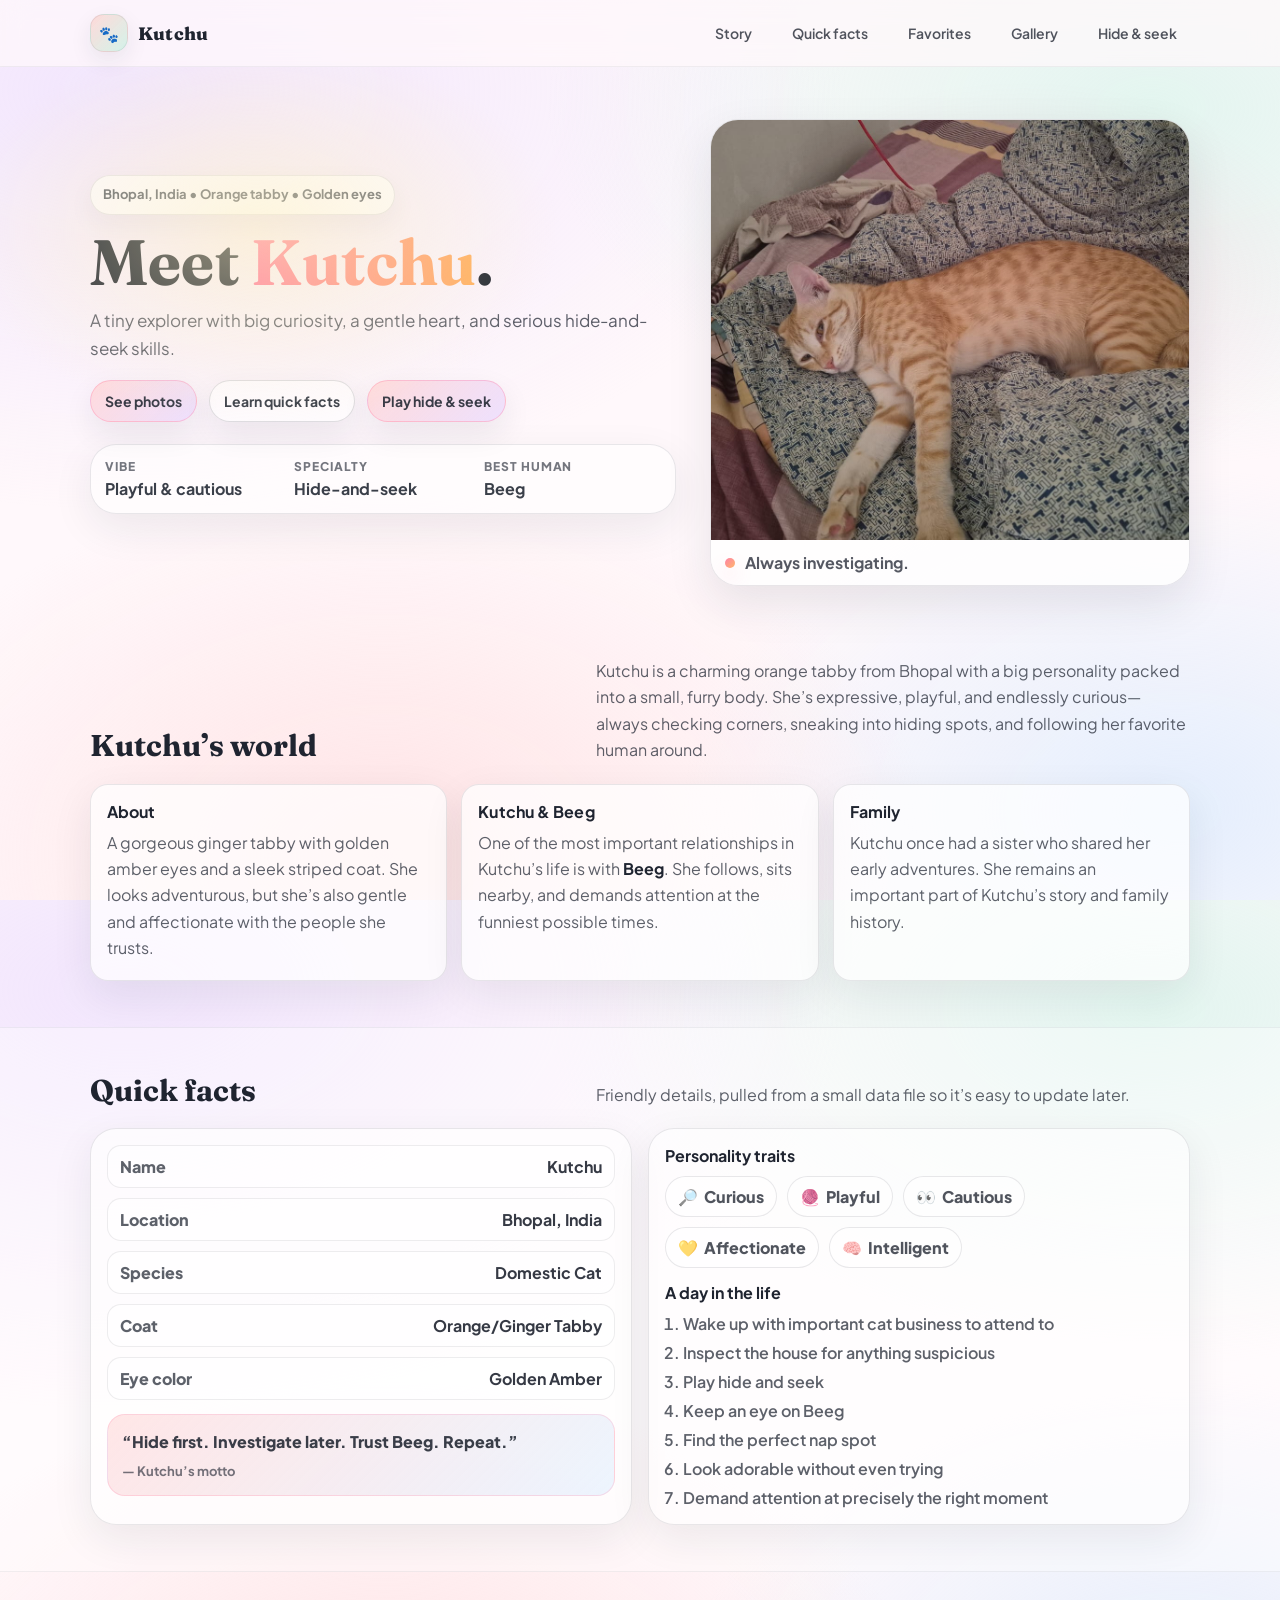
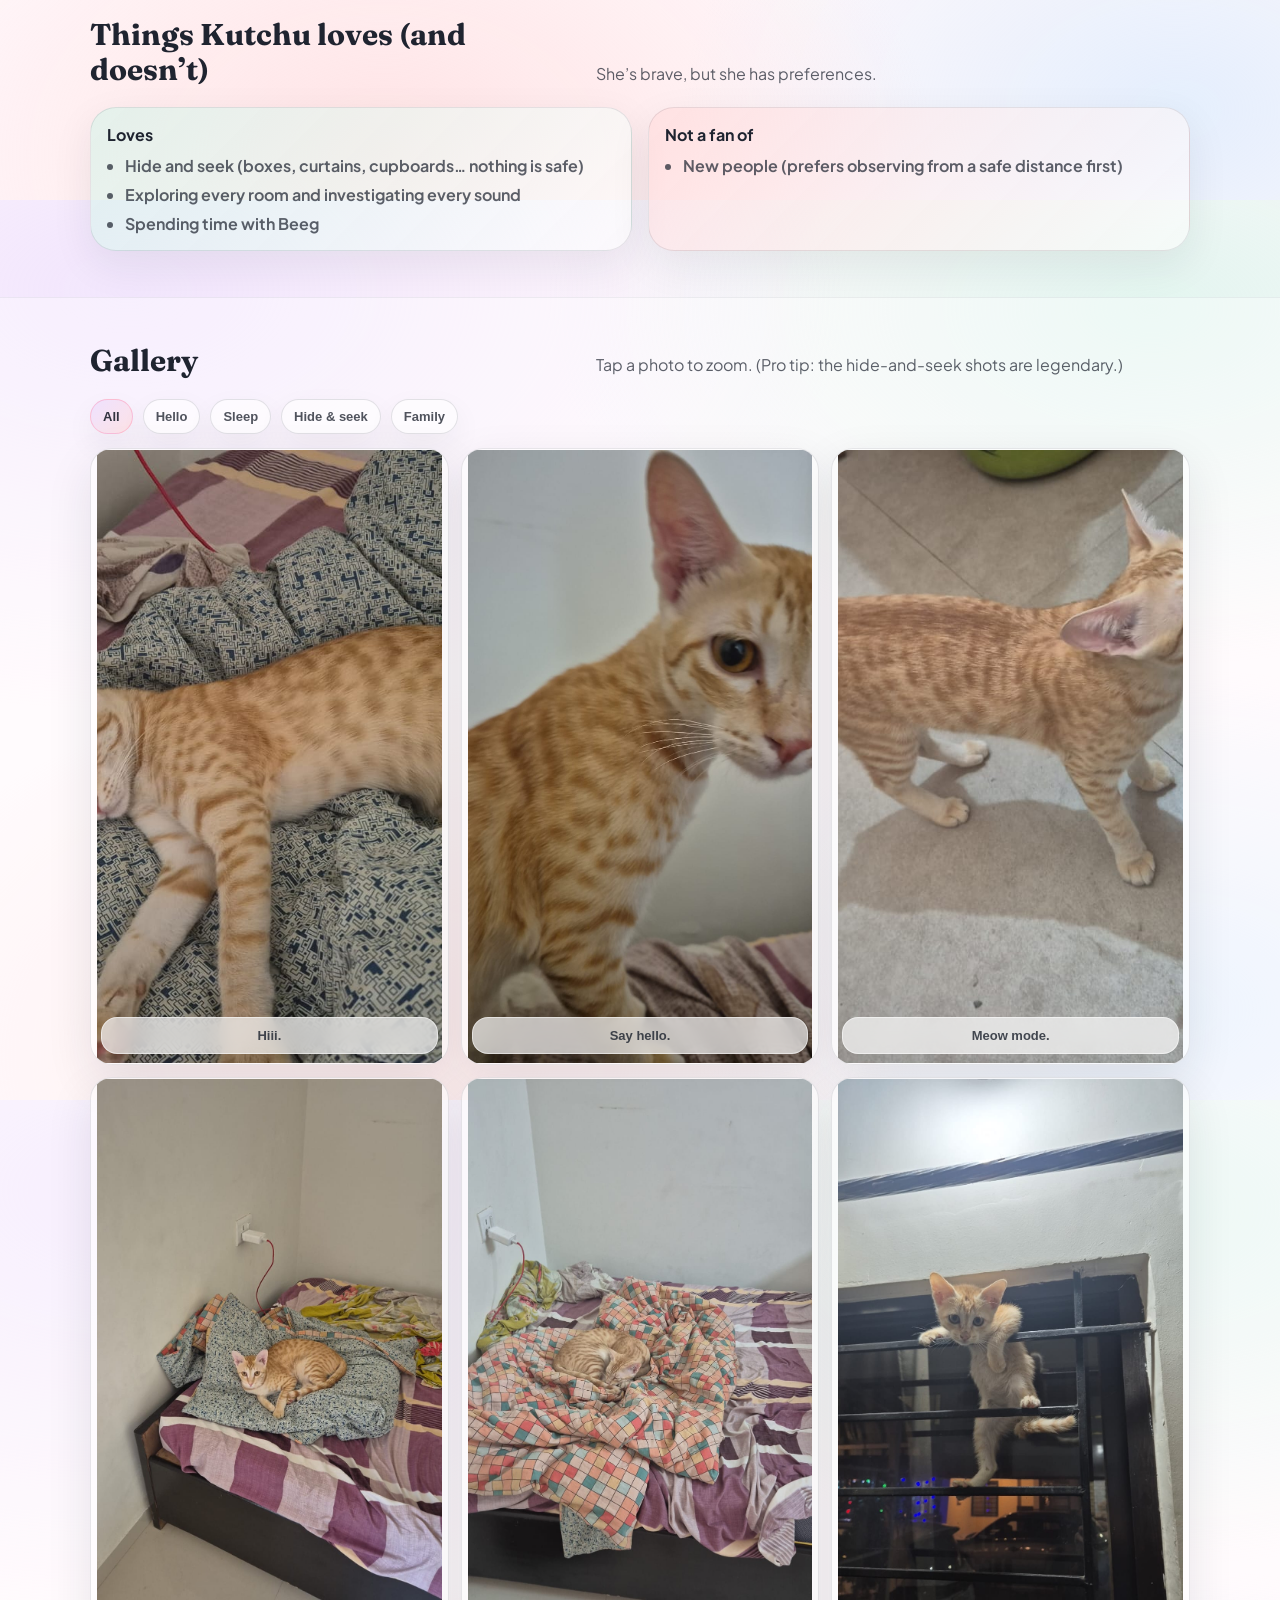
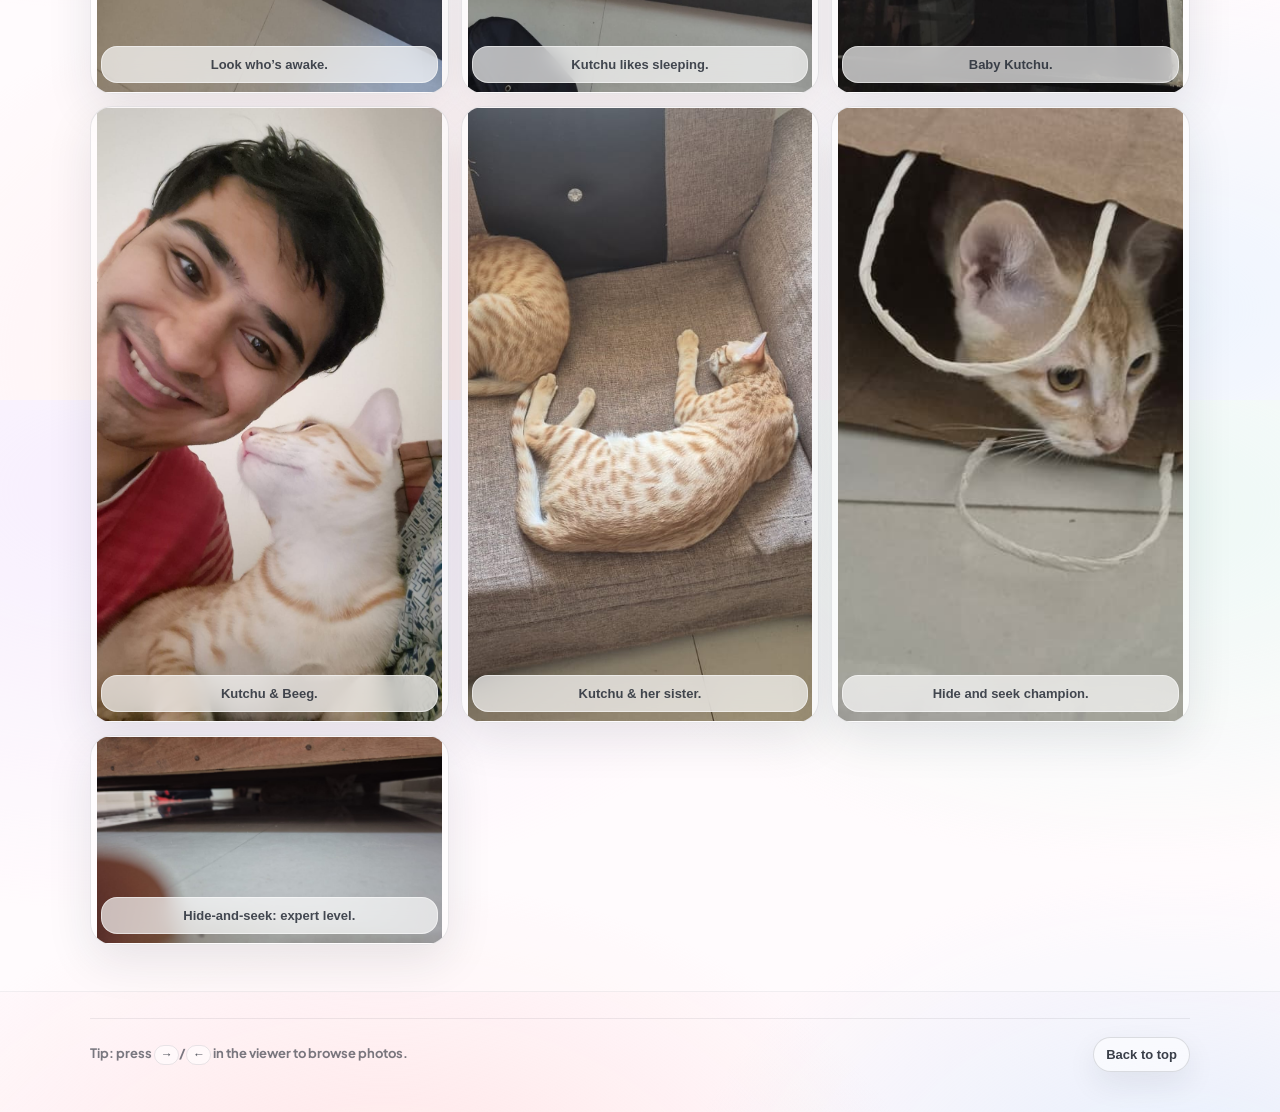
<file: index.html>
<!doctype html>
<html lang="en">
  <head>
    <meta charset="UTF-8" />
    <meta name="viewport" content="width=device-width, initial-scale=1.0" />
    <title>Meet Kutchu — Cute Cat Website</title>
    <meta
      name="description"
      content="Kutchu is a charming orange tabby from Bhopal — playful, curious, affectionate, and a hide-and-seek champion."
    />

    <meta property="og:title" content="Meet Kutchu" />
    <meta
      property="og:description"
      content="A friendly pastel website about Kutchu: story, quick facts, and photo gallery."
    />
    <meta property="og:type" content="website" />

    <link rel="icon" href="data:image/svg+xml,%3Csvg xmlns='http://www.w3.org/2000/svg' viewBox='0 0 100 100'%3E%3Ctext y='.9em' font-size='90'%3E%F0%9F%90%B1%3C/text%3E%3C/svg%3E" />
    <link rel="preconnect" href="https://fonts.googleapis.com" />
    <link rel="preconnect" href="https://fonts.gstatic.com" crossorigin />
    <link
      href="https://fonts.googleapis.com/css2?family=Plus+Jakarta+Sans:wght@400;500;600;700&family=Fraunces:opsz,wght@9..144,600;700&display=swap"
      rel="stylesheet"
    />
    <link rel="stylesheet" href="./styles.css" />
  </head>
  <body>
    <a class="skip-link" href="#main">Skip to content</a>

    <header class="site-header">
      <div class="container header-inner">
        <div class="brand">
          <span class="brand-mark" aria-hidden="true">🐾</span>
          <span class="brand-name">Kutchu</span>
        </div>
        <nav class="nav" aria-label="Primary">
          <a href="#story">Story</a>
          <a href="#facts">Quick facts</a>
          <a href="#favorites">Favorites</a>
          <a href="#gallery">Gallery</a>
          <a href="./game.html">Hide &amp; seek</a>
        </nav>
      </div>
    </header>

    <main id="main">
      <section class="hero">
        <div class="container hero-grid">
          <div class="hero-copy">
            <p class="pill" aria-label="Location">Bhopal, India • Orange tabby • Golden eyes</p>
            <h1>Meet <span class="accent">Kutchu</span>.</h1>
            <p class="lede">
              A tiny explorer with big curiosity, a gentle heart, and serious hide-and-seek skills.
            </p>
            <div class="hero-cta">
              <a class="btn primary" href="#gallery">See photos</a>
              <a class="btn ghost" href="#facts">Learn quick facts</a>
              <a class="btn primary" href="./game.html">Play hide &amp; seek</a>
            </div>
            <dl class="mini-stats" aria-label="Highlights">
              <div>
                <dt>Vibe</dt>
                <dd>Playful & cautious</dd>
              </div>
              <div>
                <dt>Specialty</dt>
                <dd>Hide-and-seek</dd>
              </div>
              <div>
                <dt>Best human</dt>
                <dd>Beeg</dd>
              </div>
            </dl>
          </div>

          <div class="hero-media" aria-label="Featured photo of Kutchu">
            <figure class="frame">
              <img
                id="heroImage"
                src="./hiii.jpeg"
                alt="Kutchu looking curious and adorable"
                loading="eager"
                decoding="async"
              />
              <figcaption>
                <span class="dot" aria-hidden="true"></span>
                <span id="heroCaption">Always investigating.</span>
              </figcaption>
            </figure>
          </div>
        </div>
        <div class="hero-bg" aria-hidden="true"></div>
      </section>

      <section id="story" class="section">
        <div class="container">
          <div class="section-head">
            <h2>Kutchu’s world</h2>
            <p>
              Kutchu is a charming orange tabby from Bhopal with a big personality packed into a small, furry body.
              She’s expressive, playful, and endlessly curious—always checking corners, sneaking into hiding spots,
              and following her favorite human around.
            </p>
          </div>

          <div class="cards">
            <article class="card">
              <h3>About</h3>
              <p>
                A gorgeous ginger tabby with golden amber eyes and a sleek striped coat. She looks adventurous, but
                she’s also gentle and affectionate with the people she trusts.
              </p>
            </article>
            <article class="card">
              <h3>Kutchu & Beeg</h3>
              <p>
                One of the most important relationships in Kutchu’s life is with <strong>Beeg</strong>. She follows,
                sits nearby, and demands attention at the funniest possible times.
              </p>
            </article>
            <article class="card">
              <h3>Family</h3>
              <p>
                Kutchu once had a sister who shared her early adventures. She remains an important part of Kutchu’s story
                and family history.
              </p>
            </article>
          </div>
        </div>
      </section>

      <section id="facts" class="section section-tint">
        <div class="container">
          <div class="section-head">
            <h2>Quick facts</h2>
            <p>Friendly details, pulled from a small data file so it’s easy to update later.</p>
          </div>

          <div class="facts-grid">
            <div class="facts-panel">
              <ul id="factsList" class="facts-list" aria-label="Kutchu quick facts"></ul>
              <div class="quote">
                <p class="quote-text">
                  <span aria-hidden="true">“</span><span id="mottoText">Hide first. Investigate later. Trust Beeg. Repeat.</span><span aria-hidden="true">”</span>
                </p>
                <p class="quote-by">— Kutchu’s motto</p>
              </div>
            </div>

            <div class="traits">
              <h3>Personality traits</h3>
              <div id="traitsChips" class="chips" aria-label="Personality traits"></div>
              <div class="day">
                <h3>A day in the life</h3>
                <ol id="dayList" class="day-list" aria-label="A day in the life of Kutchu"></ol>
              </div>
            </div>
          </div>
        </div>
      </section>

      <section id="favorites" class="section">
        <div class="container">
          <div class="section-head">
            <h2>Things Kutchu loves (and doesn’t)</h2>
            <p>She’s brave, but she has preferences.</p>
          </div>

          <div class="split">
            <div class="panel love">
              <h3>Loves</h3>
              <ul id="lovesList" class="bullets"></ul>
            </div>
            <div class="panel nope">
              <h3>Not a fan of</h3>
              <ul id="nopeList" class="bullets"></ul>
            </div>
          </div>
        </div>
      </section>

      <section id="gallery" class="section section-tint">
        <div class="container">
          <div class="section-head">
            <h2>Gallery</h2>
            <p>Tap a photo to zoom. (Pro tip: the hide-and-seek shots are legendary.)</p>
          </div>

          <div class="gallery-toolbar">
            <button class="chip-btn" type="button" data-filter="all" aria-pressed="true">All</button>
            <button class="chip-btn" type="button" data-filter="hello" aria-pressed="false">Hello</button>
            <button class="chip-btn" type="button" data-filter="sleep" aria-pressed="false">Sleep</button>
            <button class="chip-btn" type="button" data-filter="hide" aria-pressed="false">Hide & seek</button>
            <button class="chip-btn" type="button" data-filter="family" aria-pressed="false">Family</button>
          </div>

          <div id="galleryGrid" class="gallery-grid" aria-label="Photo gallery"></div>
        </div>
      </section>
    </main>

    <footer class="site-footer">
      <div class="container footer-inner">
        <p class="tiny">Tip: press <kbd>→</kbd>/<kbd>←</kbd> in the viewer to browse photos.</p>
        <button id="backToTop" class="btn small ghost" type="button">Back to top</button>
      </div>
    </footer>

    <div id="lightbox" class="lightbox" aria-hidden="true" role="dialog" aria-label="Image viewer">
      <div class="lightbox-backdrop" data-close="true"></div>
      <div class="lightbox-card" role="document">
        <button class="lightbox-close" type="button" aria-label="Close" data-close="true">✕</button>
        <img id="lightboxImg" alt="" />
        <p id="lightboxCaption" class="lightbox-caption"></p>
        <div class="lightbox-nav">
          <button id="prevBtn" class="btn small ghost" type="button">Prev</button>
          <button id="nextBtn" class="btn small primary" type="button">Next</button>
        </div>
      </div>
    </div>

    <script id="kutchuData" type="application/json">
      {
        "name": "Kutchu",
        "location": "Bhopal, India",
        "species": "Domestic Cat",
        "coat": "Orange/Ginger Tabby",
        "eyeColor": "Golden Amber",
        "personality": ["Curious", "Playful", "Cautious", "Affectionate", "Intelligent"],
        "motto": "Hide first. Investigate later. Trust Beeg. Repeat.",
        "loves": [
          "Hide and seek (boxes, curtains, cupboards… nothing is safe)",
          "Exploring every room and investigating every sound",
          "Spending time with Beeg"
        ],
        "dislikes": ["New people (prefers observing from a safe distance first)"],
        "dayInLife": [
          "Wake up with important cat business to attend to",
          "Inspect the house for anything suspicious",
          "Play hide and seek",
          "Keep an eye on Beeg",
          "Find the perfect nap spot",
          "Look adorable without even trying",
          "Demand attention at precisely the right moment"
        ],
        "hero": { "src": "hiii.jpeg", "caption": "Always investigating." },
        "gallery": [
          { "src": "hiii.jpeg", "caption": "Hiii.", "tags": ["hello"] },
          { "src": "say hello.jpeg", "caption": "Say hello.", "tags": ["hello"] },
          { "src": "meow.jpeg", "caption": "Meow mode.", "tags": ["hello"] },
          { "src": "look whos awake.jpeg", "caption": "Look who’s awake.", "tags": ["hello"] },
          { "src": "kucthu likes sleeping.jpeg", "caption": "Kutchu likes sleeping.", "tags": ["sleep"] },
          { "src": "baby kutchu.jpeg", "caption": "Baby Kutchu.", "tags": ["family"] },
          { "src": "kutchu and beeg.jpeg", "caption": "Kutchu & Beeg.", "tags": ["family"] },
          { "src": "kutchu and sister.jpeg", "caption": "Kutchu & her sister.", "tags": ["family"] },
          { "src": "hide and seek.jpeg", "caption": "Hide and seek champion.", "tags": ["hide"] },
          { "src": "kutchu likes playing hide and seek.jpeg", "caption": "Hide-and-seek: expert level.", "tags": ["hide"] }
        ]
      }
    </script>
    <script src="./script.js" defer></script>
  </body>
</html>
</file>
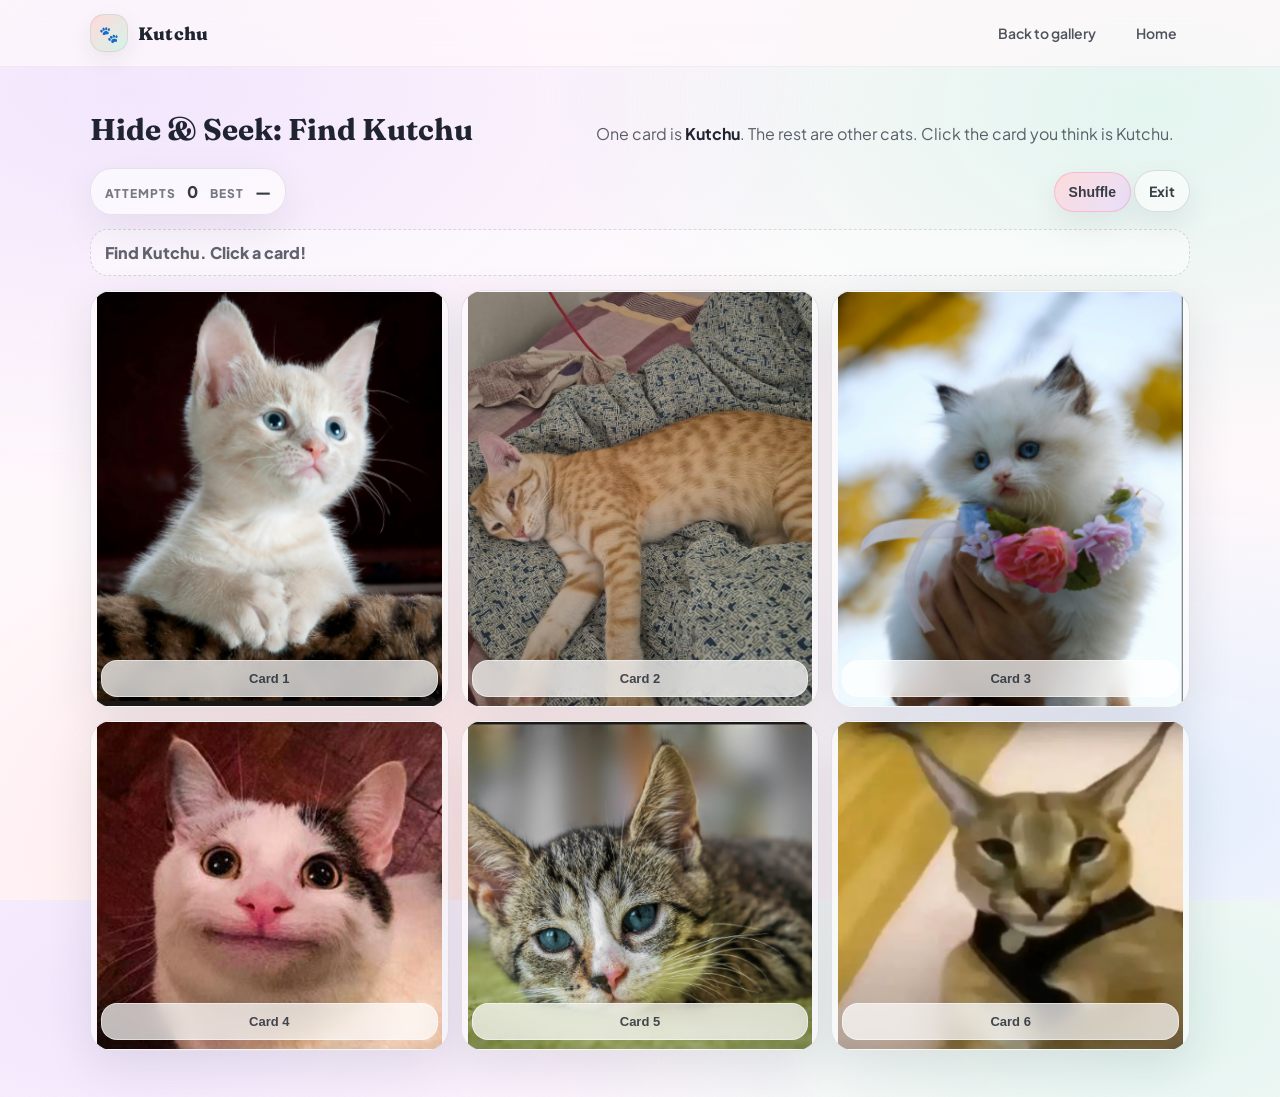
<file: game.html>
<!doctype html>
<html lang="en">
  <head>
    <meta charset="UTF-8" />
    <meta name="viewport" content="width=device-width, initial-scale=1.0" />
    <title>Hide & Seek — Find Kutchu</title>
    <meta name="description" content="A fun hide-and-seek game: find Kutchu among other cats." />
    <link rel="icon" href="data:image/svg+xml,%3Csvg xmlns='http://www.w3.org/2000/svg' viewBox='0 0 100 100'%3E%3Ctext y='.9em' font-size='90'%3E%F0%9F%90%B1%3C/text%3E%3C/svg%3E" />
    <link rel="preconnect" href="https://fonts.googleapis.com" />
    <link rel="preconnect" href="https://fonts.gstatic.com" crossorigin />
    <link
      href="https://fonts.googleapis.com/css2?family=Plus+Jakarta+Sans:wght@400;600;700;800&family=Fraunces:opsz,wght@9..144,650;750&display=swap"
      rel="stylesheet"
    />
    <link rel="stylesheet" href="./styles.css" />
    <link rel="stylesheet" href="./game.css" />
  </head>
  <body>
    <a class="skip-link" href="#main">Skip to content</a>

    <header class="site-header">
      <div class="container header-inner">
        <div class="brand">
          <span class="brand-mark" aria-hidden="true">🐾</span>
          <a class="brand-name" href="./index.html">Kutchu</a>
        </div>
        <nav class="nav" aria-label="Primary">
          <a href="./index.html#gallery">Back to gallery</a>
          <a href="./index.html">Home</a>
        </nav>
      </div>
    </header>

    <main id="main" class="game">
      <section class="section">
        <div class="container">
          <div class="section-head">
            <h2>Hide &amp; Seek: Find Kutchu</h2>
            <p>
              One card is <strong>Kutchu</strong>. The rest are other cats. Click the card you think is Kutchu.
            </p>
          </div>

          <div class="game-top">
            <div class="score">
              <div><span class="label">Attempts</span> <span id="attempts" class="value">0</span></div>
              <div><span class="label">Best</span> <span id="best" class="value">—</span></div>
            </div>
            <div class="game-actions">
              <button id="shuffleBtn" class="btn primary" type="button">Shuffle</button>
              <a class="btn ghost" href="./index.html">Exit</a>
            </div>
          </div>

          <div id="status" class="status" role="status" aria-live="polite"></div>

          <div id="grid" class="cat-grid" aria-label="Cat cards grid"></div>
        </div>
      </section>
    </main>

    <div id="winModal" class="lightbox" aria-hidden="true" role="dialog" aria-label="You found Kutchu">
      <div class="lightbox-backdrop" data-close="true"></div>
      <div class="win-card" role="document">
        <h3>You found Kutchu!</h3>
        <p id="winText" class="win-text"></p>
        <div class="win-actions">
          <button id="playAgainBtn" class="btn primary" type="button">Play again</button>
          <a class="btn ghost" href="./index.html">Back home</a>
        </div>
      </div>
    </div>

    <script id="gameData" type="application/json">
      {
        "kutchu": { "src": "hiii.jpeg", "label": "Kutchu" },
        "others": [
          "Screenshot 2026-06-02 131647.png",
          "Screenshot 2026-06-02 131656.png",
          "Screenshot 2026-06-02 131719.png",
          "Screenshot 2026-06-02 131754.png",
          "Screenshot 2026-06-02 131810.png"
        ]
      }
    </script>
    <script src="./game.js" defer></script>
  </body>
</html>
</file>
<file: styles.css>
:root{
  --bg: #fff8fb;
  --card: rgba(255,255,255,.72);
  --text: #1f2430;
  --muted: rgba(31,36,48,.72);
  --stroke: rgba(31,36,48,.12);
  --shadow: 0 18px 45px rgba(31, 36, 48, .10);

  --peach: #ffd6d6;
  --mint: #ccf3e6;
  --lilac: #e7d7ff;
  --sky: #cfe7ff;
  --butter: #fff2c2;
  --accent: #ff7aa2;

  --radius: 18px;
  --radius-lg: 26px;
  --container: 1100px;

  color-scheme: light;
}

*{ box-sizing: border-box; }
html, body{ height: 100%; }
body{
  margin: 0;
  font-family: "Plus Jakarta Sans", system-ui, -apple-system, Segoe UI, Roboto, Arial, sans-serif;
  color: var(--text);
  background:
    radial-gradient(1200px 700px at 10% 10%, rgba(231,215,255,.55), transparent 60%),
    radial-gradient(1100px 650px at 90% 12%, rgba(204,243,230,.55), transparent 55%),
    radial-gradient(1000px 680px at 30% 95%, rgba(255,214,214,.60), transparent 55%),
    radial-gradient(900px 620px at 92% 90%, rgba(207,231,255,.55), transparent 55%),
    var(--bg);
}

img{ max-width: 100%; display: block; }
a{ color: inherit; text-decoration: none; }
p{ line-height: 1.65; margin: 0; color: var(--muted); }
strong{ color: var(--text); font-weight: 700; }
kbd{
  font-family: ui-monospace, SFMono-Regular, Menlo, Monaco, Consolas, "Liberation Mono", "Courier New", monospace;
  font-size: 12px;
  padding: 2px 8px;
  border-radius: 10px;
  border: 1px solid rgba(31,36,48,.10);
  background: rgba(255,255,255,.55);
  color: rgba(31,36,48,.80);
}
code{
  font-family: ui-monospace, SFMono-Regular, Menlo, Monaco, Consolas, "Liberation Mono", "Courier New", monospace;
  font-size: .95em;
}

.container{
  width: min(var(--container), calc(100% - 40px));
  margin: 0 auto;
}

.skip-link{
  position: absolute;
  left: -999px;
  top: 10px;
  background: #fff;
  border: 1px solid var(--stroke);
  padding: 10px 12px;
  border-radius: 999px;
  z-index: 9999;
}
.skip-link:focus{ left: 12px; }

.site-header{
  position: sticky;
  top: 0;
  z-index: 40;
  backdrop-filter: blur(14px);
  background: rgba(255,248,251,.72);
  border-bottom: 1px solid rgba(31,36,48,.06);
}

.header-inner{
  display: flex;
  align-items: center;
  justify-content: space-between;
  padding: 14px 0;
  gap: 16px;
}
.brand{
  display: flex;
  align-items: center;
  gap: 10px;
  font-weight: 800;
  letter-spacing: .2px;
}
.brand-mark{
  width: 38px;
  height: 38px;
  display: grid;
  place-items: center;
  border-radius: 14px;
  background: linear-gradient(135deg, rgba(255,214,214,.9), rgba(204,243,230,.85));
  border: 1px solid rgba(31,36,48,.08);
  box-shadow: 0 8px 22px rgba(31,36,48,.08);
}
.brand-name{
  font-family: "Fraunces", ui-serif, Georgia, serif;
  font-size: 18px;
}
.nav{
  display: flex;
  align-items: center;
  gap: 14px;
  flex-wrap: wrap;
}
.nav a{
  font-weight: 600;
  font-size: 14px;
  color: rgba(31,36,48,.78);
  padding: 9px 12px;
  border-radius: 999px;
  border: 1px solid transparent;
}
.nav a:hover{
  border-color: rgba(31,36,48,.10);
  background: rgba(255,255,255,.58);
}

.hero{
  position: relative;
  padding: 52px 0 26px;
}
.hero-bg{
  position: absolute;
  inset: 0;
  pointer-events: none;
  background:
    radial-gradient(550px 350px at 20% 30%, rgba(255,242,194,.55), transparent 55%),
    radial-gradient(520px 340px at 80% 40%, rgba(255,122,162,.16), transparent 60%);
  filter: blur(.4px);
}
.hero-grid{
  position: relative;
  display: grid;
  grid-template-columns: 1.1fr .9fr;
  gap: 34px;
  align-items: center;
}

.pill{
  display: inline-block;
  font-weight: 700;
  font-size: 13px;
  color: rgba(31,36,48,.72);
  background: rgba(255,255,255,.70);
  border: 1px solid rgba(31,36,48,.10);
  border-radius: 999px;
  padding: 8px 12px;
  box-shadow: 0 10px 26px rgba(31,36,48,.06);
  margin-bottom: 14px;
}

h1{
  margin: 0;
  font-family: "Fraunces", ui-serif, Georgia, serif;
  font-size: clamp(44px, 5vw, 64px);
  letter-spacing: .2px;
  line-height: 1.02;
}
.accent{
  background: linear-gradient(90deg, #ff6f9a, #ffb05e);
  -webkit-background-clip: text;
  background-clip: text;
  color: transparent;
}
.lede{
  margin-top: 12px;
  font-size: 17px;
  max-width: 52ch;
}

.hero-cta{
  display: flex;
  gap: 12px;
  flex-wrap: wrap;
  margin-top: 18px;
}

.btn{
  cursor: pointer;
  border: 1px solid rgba(31,36,48,.14);
  background: rgba(255,255,255,.72);
  color: rgba(31,36,48,.88);
  padding: 11px 14px;
  border-radius: 999px;
  font-weight: 700;
  font-size: 14px;
  display: inline-flex;
  align-items: center;
  gap: 8px;
  box-shadow: 0 12px 30px rgba(31,36,48,.08);
  transition: transform .15s ease, box-shadow .15s ease, background .15s ease;
}
.btn:hover{ transform: translateY(-1px); box-shadow: 0 18px 42px rgba(31,36,48,.10); }
.btn:active{ transform: translateY(0px); }
.btn.primary{
  border-color: rgba(255,122,162,.35);
  background: linear-gradient(135deg, rgba(255,214,214,.85), rgba(231,215,255,.70));
}
.btn.ghost{
  background: rgba(255,255,255,.55);
}
.btn.small{ padding: 9px 12px; font-size: 13px; }

.mini-stats{
  display: grid;
  grid-template-columns: repeat(3, minmax(0, 1fr));
  gap: 12px;
  margin-top: 22px;
  padding: 14px;
  border-radius: var(--radius-lg);
  border: 1px solid rgba(31,36,48,.10);
  background: rgba(255,255,255,.60);
  box-shadow: 0 14px 42px rgba(31,36,48,.08);
}
.mini-stats dt{
  font-size: 12px;
  font-weight: 800;
  color: rgba(31,36,48,.62);
  text-transform: uppercase;
  letter-spacing: .08em;
  margin-bottom: 4px;
}
.mini-stats dd{
  margin: 0;
  font-weight: 700;
  color: rgba(31,36,48,.88);
}

.frame{
  margin: 0;
  border-radius: 28px;
  overflow: hidden;
  border: 1px solid rgba(31,36,48,.10);
  background: rgba(255,255,255,.55);
  box-shadow: var(--shadow);
}
.frame img{
  width: 100%;
  height: 420px;
  object-fit: cover;
}
.frame figcaption{
  display: flex;
  align-items: center;
  gap: 10px;
  padding: 12px 14px;
  font-weight: 700;
  color: rgba(31,36,48,.76);
  background: rgba(255,255,255,.65);
}

.dot{
  width: 10px;
  height: 10px;
  border-radius: 999px;
  background: linear-gradient(135deg, rgba(255,122,162,.95), rgba(255,176,94,.92));
  box-shadow: 0 10px 18px rgba(255,122,162,.25);
}

.section{
  padding: 46px 0;
}
.section-tint{
  background: rgba(255,255,255,.35);
  border-top: 1px solid rgba(31,36,48,.06);
  border-bottom: 1px solid rgba(31,36,48,.06);
}
.section-head{
  display: grid;
  grid-template-columns: .9fr 1.1fr;
  gap: 20px;
  align-items: end;
  margin-bottom: 20px;
}
.section-head h2{
  margin: 0;
  font-family: "Fraunces", ui-serif, Georgia, serif;
  font-size: 30px;
  line-height: 1.15;
}
.section-head p{
  margin: 0;
  max-width: 70ch;
}

.cards{
  display: grid;
  grid-template-columns: repeat(3, minmax(0, 1fr));
  gap: 14px;
  margin-top: 18px;
}
.card{
  padding: 16px 16px 18px;
  border-radius: var(--radius);
  background: var(--card);
  border: 1px solid rgba(31,36,48,.10);
  box-shadow: 0 14px 42px rgba(31,36,48,.08);
}
.card h3{
  margin: 0 0 8px 0;
  font-size: 16px;
  letter-spacing: .1px;
}

.facts-grid{
  display: grid;
  grid-template-columns: 1fr 1fr;
  gap: 16px;
  margin-top: 18px;
}
.facts-panel{
  padding: 16px;
  border-radius: var(--radius-lg);
  background: rgba(255,255,255,.62);
  border: 1px solid rgba(31,36,48,.10);
  box-shadow: 0 14px 42px rgba(31,36,48,.08);
}
.facts-list{
  list-style: none;
  padding: 0;
  margin: 0;
  display: grid;
  gap: 10px;
}
.facts-list li{
  display: flex;
  align-items: baseline;
  justify-content: space-between;
  gap: 12px;
  padding: 10px 12px;
  border-radius: 14px;
  border: 1px solid rgba(31,36,48,.08);
  background: rgba(255,255,255,.55);
}
.facts-list span:first-child{
  font-weight: 800;
  color: rgba(31,36,48,.72);
}
.facts-list span:last-child{
  font-weight: 700;
  color: rgba(31,36,48,.90);
}

.quote{
  margin-top: 14px;
  padding: 14px 14px 12px;
  border-radius: 18px;
  border: 1px solid rgba(255,122,162,.22);
  background: linear-gradient(135deg, rgba(255,214,214,.60), rgba(207,231,255,.38));
}
.quote-text{
  margin: 0;
  color: rgba(31,36,48,.88);
  font-weight: 800;
  font-size: 16px;
}
.quote-by{
  margin-top: 6px;
  font-weight: 700;
  font-size: 13px;
  color: rgba(31,36,48,.62);
}

.traits{
  padding: 16px;
  border-radius: var(--radius-lg);
  background: rgba(255,255,255,.55);
  border: 1px solid rgba(31,36,48,.10);
  box-shadow: 0 14px 42px rgba(31,36,48,.08);
}
.traits h3{
  margin: 0 0 10px 0;
  font-size: 16px;
}
.chips{
  display: flex;
  flex-wrap: wrap;
  gap: 10px;
  margin-bottom: 14px;
}
.chip{
  padding: 9px 12px;
  border-radius: 999px;
  border: 1px solid rgba(31,36,48,.10);
  background: rgba(255,255,255,.60);
  font-weight: 800;
  color: rgba(31,36,48,.78);
}
.chip i{
  font-style: normal;
  opacity: .9;
  margin-right: 6px;
}

.day-list{
  margin: 0;
  padding-left: 18px;
  display: grid;
  gap: 8px;
  color: rgba(31,36,48,.72);
  font-weight: 600;
}

.split{
  display: grid;
  grid-template-columns: 1fr 1fr;
  gap: 16px;
  margin-top: 18px;
}
.panel{
  padding: 16px;
  border-radius: var(--radius-lg);
  border: 1px solid rgba(31,36,48,.10);
  box-shadow: 0 14px 42px rgba(31,36,48,.08);
  background: rgba(255,255,255,.60);
}
.panel.love{
  background: linear-gradient(135deg, rgba(204,243,230,.52), rgba(255,255,255,.56));
}
.panel.nope{
  background: linear-gradient(135deg, rgba(255,214,214,.52), rgba(255,255,255,.56));
}
.panel h3{ margin: 0 0 10px 0; font-size: 16px; }
.bullets{
  margin: 0;
  padding-left: 18px;
  display: grid;
  gap: 8px;
  color: rgba(31,36,48,.72);
  font-weight: 650;
}

.gallery-toolbar{
  display: flex;
  gap: 10px;
  flex-wrap: wrap;
  margin: 12px 0 14px;
}
.chip-btn{
  cursor: pointer;
  border: 1px solid rgba(31,36,48,.12);
  background: rgba(255,255,255,.60);
  color: rgba(31,36,48,.78);
  padding: 9px 12px;
  border-radius: 999px;
  font-weight: 800;
  font-size: 13px;
  box-shadow: 0 12px 30px rgba(31,36,48,.06);
}
.chip-btn[aria-pressed="true"]{
  border-color: rgba(255,122,162,.35);
  background: linear-gradient(135deg, rgba(231,215,255,.60), rgba(255,214,214,.60));
  color: rgba(31,36,48,.92);
}

.gallery-grid{
  display: grid;
  grid-template-columns: repeat(12, 1fr);
  gap: 12px;
}
.tile{
  grid-column: span 4;
  border-radius: 22px;
  overflow: hidden;
  border: 1px solid rgba(31,36,48,.10);
  background: rgba(255,255,255,.55);
  box-shadow: 0 16px 46px rgba(31,36,48,.10);
  cursor: zoom-in;
  position: relative;
  min-height: 210px;
  transform: translateY(0px);
  transition: transform .15s ease, box-shadow .15s ease;
}
.tile:hover{ transform: translateY(-2px); box-shadow: 0 22px 60px rgba(31,36,48,.12); }
.tile:focus-visible{
  outline: 3px solid rgba(255,122,162,.38);
  outline-offset: 3px;
}
.tile img{
  width: 100%;
  height: 100%;
  object-fit: cover;
}
.tile .tile-cap{
  position: absolute;
  inset: auto 10px 10px 10px;
  padding: 10px 12px;
  border-radius: 16px;
  border: 1px solid rgba(255,255,255,.50);
  background: rgba(255,255,255,.68);
  backdrop-filter: blur(10px);
  font-weight: 800;
  font-size: 13px;
  color: rgba(31,36,48,.82);
}

.site-footer{
  padding: 26px 0 40px;
}
.footer-inner{
  display: flex;
  align-items: center;
  justify-content: space-between;
  gap: 14px;
  flex-wrap: wrap;
  border-top: 1px solid rgba(31,36,48,.08);
  padding-top: 18px;
}
.footer-inner p{ margin: 0; }
.tiny{
  font-size: 13px;
  font-weight: 700;
  color: rgba(31,36,48,.60);
}

.lightbox{
  position: fixed;
  inset: 0;
  display: none;
  z-index: 80;
}
.lightbox[aria-hidden="false"]{ display: grid; place-items: center; }
.lightbox-backdrop{
  position: absolute;
  inset: 0;
  background: rgba(22, 24, 32, .55);
  backdrop-filter: blur(10px);
}
.lightbox-card{
  position: relative;
  width: min(980px, calc(100% - 26px));
  border-radius: 26px;
  overflow: hidden;
  border: 1px solid rgba(255,255,255,.14);
  box-shadow: 0 30px 110px rgba(0,0,0,.35);
  background: rgba(255,255,255,.08);
}
.lightbox-card img{
  width: 100%;
  height: min(70vh, 640px);
  object-fit: contain;
  background: rgba(0,0,0,.20);
}
.lightbox-close{
  position: absolute;
  top: 10px;
  right: 10px;
  width: 42px;
  height: 42px;
  border-radius: 999px;
  border: 1px solid rgba(255,255,255,.25);
  background: rgba(255,255,255,.12);
  color: rgba(255,255,255,.92);
  font-weight: 900;
  cursor: pointer;
}
.lightbox-caption{
  margin: 0;
  padding: 12px 14px 0;
  color: rgba(255,255,255,.92);
  font-weight: 800;
}
.lightbox-nav{
  display: flex;
  gap: 10px;
  padding: 12px 14px 14px;
  justify-content: flex-end;
}
.lightbox .btn{
  border-color: rgba(255,255,255,.22);
  background: rgba(255,255,255,.10);
  color: rgba(255,255,255,.92);
  box-shadow: none;
}
.lightbox .btn.primary{
  background: linear-gradient(135deg, rgba(255,214,214,.30), rgba(231,215,255,.22));
  border-color: rgba(255,214,214,.28);
}


@media (max-width: 960px){
  .hero-grid{ grid-template-columns: 1fr; }
  .frame img{ height: 360px; }
  .section-head{ grid-template-columns: 1fr; }
  .cards{ grid-template-columns: 1fr; }
  .facts-grid{ grid-template-columns: 1fr; }
  .split{ grid-template-columns: 1fr; }
  .tile{ grid-column: span 6; }
}

@media (max-width: 560px){
  .nav{ display: none; }
  .mini-stats{ grid-template-columns: 1fr; }
  .tile{ grid-column: span 12; }
  .frame img{ height: 320px; }
}

@media (prefers-reduced-motion: reduce){
  .btn, .tile{ transition: none; }
}
</file>
<file: game.css>
.game .section-head p{ max-width: 80ch; }

.game-top{
  display: flex;
  align-items: center;
  justify-content: space-between;
  gap: 14px;
  flex-wrap: wrap;
  margin: 12px 0 14px;
}

.score{
  display: flex;
  gap: 12px;
  flex-wrap: wrap;
  padding: 12px 14px;
  border-radius: 22px;
  border: 1px solid rgba(31,36,48,.10);
  background: rgba(255,255,255,.62);
  box-shadow: 0 14px 42px rgba(31,36,48,.08);
}
.score .label{
  font-weight: 900;
  color: rgba(31,36,48,.60);
  margin-right: 8px;
  text-transform: uppercase;
  letter-spacing: .08em;
  font-size: 12px;
}
.score .value{
  font-weight: 1000;
  color: rgba(31,36,48,.90);
}

.status{
  margin: 10px 0 14px;
  padding: 12px 14px;
  border-radius: 18px;
  border: 1px dashed rgba(31,36,48,.16);
  background: rgba(255,255,255,.45);
  font-weight: 800;
  color: rgba(31,36,48,.70);
}

.cat-grid{
  display: grid;
  grid-template-columns: repeat(12, 1fr);
  gap: 12px;
}

.cat-card{
  grid-column: span 4;
  border-radius: 22px;
  overflow: hidden;
  border: 1px solid rgba(31,36,48,.10);
  background: rgba(255,255,255,.55);
  box-shadow: 0 16px 46px rgba(31,36,48,.10);
  cursor: pointer;
  position: relative;
  min-height: 220px;
  transform: translateY(0px);
  transition: transform .15s ease, box-shadow .15s ease;
}
.cat-card:hover{ transform: translateY(-2px); box-shadow: 0 22px 60px rgba(31,36,48,.12); }
.cat-card:focus-visible{
  outline: 3px solid rgba(255,122,162,.38);
  outline-offset: 3px;
}
.cat-card img{
  width: 100%;
  height: 100%;
  object-fit: cover;
  filter: saturate(1.05);
}
.cat-cap{
  position: absolute;
  inset: auto 10px 10px 10px;
  padding: 10px 12px;
  border-radius: 16px;
  border: 1px solid rgba(255,255,255,.50);
  background: rgba(255,255,255,.72);
  backdrop-filter: blur(10px);
  font-weight: 900;
  font-size: 13px;
  color: rgba(31,36,48,.82);
}

.cat-card[data-wrong="true"]{
  animation: nope 260ms ease;
}
@keyframes nope{
  0%{ transform: translateX(0); }
  25%{ transform: translateX(-6px); }
  50%{ transform: translateX(6px); }
  75%{ transform: translateX(-3px); }
  100%{ transform: translateX(0); }
}

.win-card{
  position: relative;
  width: min(560px, calc(100% - 26px));
  border-radius: 26px;
  overflow: hidden;
  border: 1px solid rgba(255,255,255,.14);
  box-shadow: 0 30px 110px rgba(0,0,0,.35);
  background: rgba(255,255,255,.88);
  padding: 18px 18px 16px;
}
.win-card h3{
  margin: 0;
  font-family: "Fraunces", ui-serif, Georgia, serif;
  font-size: 26px;
}
.win-text{
  margin-top: 8px;
  color: rgba(31,36,48,.72);
  font-weight: 700;
}
.win-actions{
  display: flex;
  gap: 10px;
  flex-wrap: wrap;
  justify-content: flex-end;
  margin-top: 12px;
}

@media (max-width: 960px){
  .cat-card{ grid-column: span 6; }
}
@media (max-width: 560px){
  .cat-card{ grid-column: span 12; }
}
</file>
